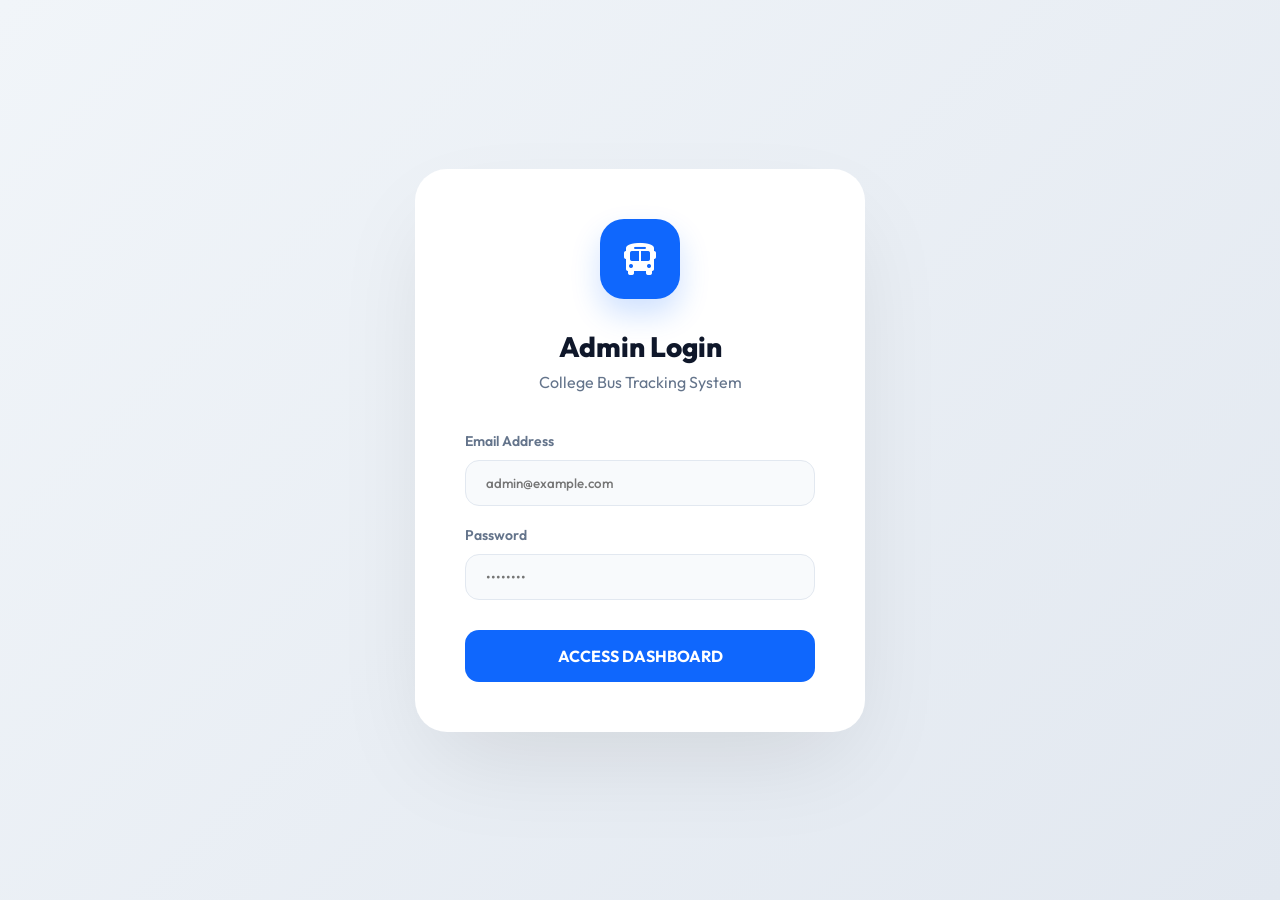
<file: AdminPanel/index.html>
<!DOCTYPE html>
<html lang="en">

<head>
    <meta charset="UTF-8">
    <meta name="viewport" content="width=device-width, initial-scale=1.0">
    <title>Admin Dashboard | College Bus Tracking</title>
    <link rel="stylesheet" href="https://cdnjs.cloudflare.com/ajax/libs/font-awesome/6.4.0/css/all.min.css">
    <link href="https://fonts.googleapis.com/css2?family=Outfit:wght@300;400;500;600;700;800&display=swap"
        rel="stylesheet">
    <link rel="stylesheet" href="css/style.css">
    <script>
        if (localStorage.getItem('admin_logged_in') !== 'true' && !window.location.href.includes('login.html')) {
            window.location.href = 'login.html';
        }
    </script>
</head>

<body>
    <div id="global-loader" class="loader-overlay">
        <div class="spinner"></div>
    </div>

    <div class="admin-wrapper">
        <!-- Sidebar -->
        <aside class="sidebar">
            <div class="brand">
                <div class="brand-icon">
                    <i class="fas fa-bus"></i>
                </div>
                <span class="brand-name">BUS TRACK</span>
            </div>

            <nav>
                <ul class="nav-menu">
                    <li class="nav-item">
                        <a href="index.html" class="nav-link active">
                            <i class="fas fa-grid-2"></i> <!-- Modern icon -->
                            <span>Overview</span>
                        </a>
                    </li>
                    <li class="nav-item">
                        <a href="drivers.html" class="nav-link">
                            <i class="fas fa-id-badge"></i>
                            <span>Personnel</span>
                        </a>
                    </li>
                    <li class="nav-item">
                        <a href="students.html" class="nav-link">
                            <i class="fas fa-user-graduate"></i>
                            <span>Students</span>
                        </a>
                    </li>
                    <li class="nav-item">
                        <a href="fees.html" class="nav-link">
                            <i class="fas fa-money-check-alt"></i>
                            <span>Fees</span>
                        </a>
                    </li>
                    <li class="nav-item">
                        <a href="routes.html" class="nav-link">
                            <i class="fas fa-route"></i>
                            <span>Fleet Routes</span>
                        </a>
                    </li>
                    <li class="nav-item">
                        <a href="tracking.html" class="nav-link">
                            <i class="fas fa-satellite-dish"></i>
                            <span>Live Monitor</span>
                        </a>
                    </li>
                    <li class="nav-item">
                        <a href="notifications.html" class="nav-link">
                            <i class="fas fa-bullhorn"></i>
                            <span>Broadcasts</span>
                        </a>
                    </li>
                </ul>

                <ul class="nav-menu" style="margin-top: 100px;">
                    <li class="nav-item">
                        <a href="login.html" class="nav-link" style="color: var(--accent-rose);">
                            <i class="fas fa-power-off"></i>
                            <span>Logout</span>
                        </a>
                    </li>
                </ul>
            </nav>
        </aside>

        <!-- Main Content -->
        <main class="main-content">
            <header class="header">
                <div class="page-title">
                    <h1>Dashboard</h1>
                    <p>System Overview &amp; Analytics</p>
                </div>
                <div class="header-actions">
                    <div class="admin-profile"
                        style="display: flex; align-items: center; gap: 15px; background: white; padding: 8px 20px; border-radius: 20px; border: 1px solid var(--border-color); box-shadow: var(--shadow-premium);">
                        <div style="text-align: right;">
                            <div style="font-weight: 800; font-size: 14px;">Akash Shinde</div>
                            <div style="font-size: 11px; color: var(--text-secondary); font-weight: 700;">CHIEF ADMIN
                            </div>
                        </div>
                        <img src="https://ui-avatars.com/api/?name=Akash+Shinde&background=0F67FD&color=fff"
                            style="width: 40px; height: 40px; border-radius: 12px; border: 2px solid var(--bg-light);">
                    </div>
                </div>
            </header>

            <!-- Stats Grid -->
            <div class="stats-grid">
                <div class="stat-card fade-in">
                    <div class="stat-icon" style="background: rgba(15, 103, 253, 0.1); color: var(--primary-color);">
                        <i class="fas fa-id-badge"></i>
                    </div>
                    <div class="stat-value" id="count-drivers">0</div>
                    <div class="stat-label">Verified Drivers</div>
                </div>

                <div class="stat-card fade-in" style="animation-delay: 0.1s;">
                    <div class="stat-icon" style="background: rgba(16, 185, 129, 0.1); color: var(--accent-emerald);">
                        <i class="fas fa-users-viewfinder"></i>
                    </div>
                    <div class="stat-value" id="count-students">0</div>
                    <div class="stat-label">Active Students</div>
                </div>

                <div class="stat-card fade-in" style="animation-delay: 0.2s;">
                    <div class="stat-icon" style="background: rgba(245, 158, 11, 0.1); color: var(--accent-amber);">
                        <i class="fas fa-map-location-dot"></i>
                    </div>
                    <div class="stat-value" id="count-routes">0</div>
                    <div class="stat-label">System Routes</div>
                </div>

                <div class="stat-card fade-in" style="animation-delay: 0.3s;">
                    <div class="stat-icon" style="background: rgba(244, 63, 94, 0.1); color: var(--accent-rose);">
                        <i class="fas fa-radar"></i>
                    </div>
                    <div class="stat-value" id="count-live">0</div>
                    <div class="stat-label">Live Transmissions</div>
                </div>
            </div>

            <!-- Recent Activity Section -->
            <div class="data-container fade-in" style="animation-delay: 0.4s;">
                <div class="data-header">
                    <h2>Live Tracking Status</h2>
                    <div class="search-box">
                        <input type="text" class="search-bar" placeholder="Search bus number...">
                    </div>
                </div>
                <table>
                    <thead>
                        <tr>
                            <th>Driver Name</th>
                            <th>Bus No</th>
                            <th>Last Seen</th>
                            <th>Status</th>
                            <th>Action</th>
                        </tr>
                    </thead>
                    <tbody id="live-table-body">
                        <!-- Dynamic content -->
                        <tr>
                            <td colspan="5" style="text-align: center; color: var(--text-secondary); padding: 40px;">
                                <i class="fas fa-spinner fa-spin"></i> Initializing Firebase connection...
                            </td>
                        </tr>
                    </tbody>
                </table>
            </div>
        </main>
    </div>

    <script type="module" src="js/dashboard.js"></script>
</body>

</html>
</file>
<file: AdminPanel/css/style.css>
:root {
    --primary-color: #0F67FD;
    --secondary-color: #2563EB;
    --bg-light: #F1F5F9;
    --sidebar-bg: #FFFFFF;
    --card-bg: #FFFFFF;
    --text-primary: #0F172A;
    --text-secondary: #64748B;
    --accent-emerald: #10B981;
    --accent-rose: #F43F5E;
    --accent-amber: #F59E0B;
    --border-color: #E2E8F0;
    --shadow-premium: 0 10px 25px -5px rgba(15, 103, 253, 0.1), 0 8px 10px -6px rgba(15, 103, 253, 0.1);
}

* {
    margin: 0;
    padding: 0;
    box-sizing: border-box;
    font-family: 'Outfit', 'Inter', system-ui, -apple-system, sans-serif;
}

body {
    background-color: var(--bg-light);
    color: var(--text-primary);
    overflow-x: hidden;
}

/* Sidebar Layout */
.admin-wrapper {
    display: flex;
    min-height: 100vh;
}

.sidebar {
    width: 280px;
    background-color: var(--sidebar-bg);
    padding: 30px 24px;
    position: fixed;
    height: 100vh;
    transition: all 0.3s ease;
    border-right: 1px solid var(--border-color);
    z-index: 100;
}

.brand {
    display: flex;
    align-items: center;
    gap: 15px;
    padding-bottom: 50px;
}

.brand-icon {
    width: 45px;
    height: 45px;
    background: linear-gradient(135deg, var(--primary-color), var(--secondary-color));
    border-radius: 14px;
    display: grid;
    place-items: center;
    color: white;
    font-size: 20px;
    box-shadow: 0 4px 12px rgba(15, 103, 253, 0.3);
}

.brand-name {
    font-size: 22px;
    font-weight: 800;
    letter-spacing: -1px;
    color: var(--text-primary);
}

.nav-menu {
    list-style: none;
}

.nav-item {
    margin-bottom: 5px;
}

.nav-link {
    display: flex;
    align-items: center;
    gap: 15px;
    padding: 14px 18px;
    text-decoration: none;
    color: var(--text-secondary);
    border-radius: 16px;
    font-weight: 600;
    font-size: 15px;
    transition: all 0.3s cubic-bezier(0.4, 0, 0.2, 1);
}

.nav-link i {
    font-size: 18px;
    width: 24px;
    text-align: center;
}

.nav-link:hover {
    background: #F8FAFC;
    color: var(--primary-color);
    transform: translateX(5px);
}

.nav-link.active {
    background: linear-gradient(to right, rgba(15, 103, 253, 0.1), transparent);
    color: var(--primary-color);
}

.nav-link.active i {
    color: var(--primary-color);
}

/* Main Content Area */
.main-content {
    flex: 1;
    margin-left: 280px;
    padding: 40px;
    min-height: 100vh;
}

.header {
    display: flex;
    justify-content: space-between;
    align-items: center;
    margin-bottom: 40px;
}

.page-title h1 {
    font-size: 32px;
    font-weight: 800;
    margin-bottom: 6px;
    letter-spacing: -0.5px;
}

.page-title p {
    color: var(--text-secondary);
    font-weight: 500;
}

/* Dashboard Cards */
.stats-grid {
    display: grid;
    grid-template-columns: repeat(auto-fit, minmax(260px, 1fr));
    gap: 24px;
    margin-bottom: 40px;
}

.stat-card {
    background: var(--card-bg);
    padding: 30px;
    border-radius: 24px;
    border: 1px solid var(--border-color);
    box-shadow: var(--shadow-premium);
    transition: all 0.4s cubic-bezier(0.4, 0, 0.2, 1);
    position: relative;
    overflow: hidden;
}

.stat-card::after {
    content: '';
    position: absolute;
    top: 0;
    right: 0;
    width: 100px;
    height: 100px;
    background: radial-gradient(circle at top right, rgba(15, 103, 253, 0.05), transparent);
    border-radius: 0 0 0 100%;
}

.stat-card:hover {
    transform: translateY(-8px);
    box-shadow: 0 20px 30px -10px rgba(15, 103, 253, 0.15);
    border-color: rgba(15, 103, 253, 0.2);
}

.stat-icon {
    width: 56px;
    height: 56px;
    border-radius: 18px;
    display: grid;
    place-items: center;
    font-size: 24px;
    margin-bottom: 24px;
}

.stat-value {
    font-size: 36px;
    font-weight: 800;
    margin-bottom: 6px;
    color: var(--text-primary);
}

.stat-label {
    color: var(--text-secondary);
    font-size: 14px;
    font-weight: 600;
    text-transform: uppercase;
    letter-spacing: 0.5px;
}

/* Data Tables */
.data-container {
    background: var(--sidebar-bg);
    border-radius: 28px;
    padding: 35px;
    border: 1px solid var(--border-color);
    box-shadow: var(--shadow-premium);
}

.data-header {
    display: flex;
    justify-content: space-between;
    align-items: center;
    margin-bottom: 30px;
}

.btn-primary {
    background: var(--primary-color);
    color: white;
    border: none;
    padding: 12px 24px;
    border-radius: 14px;
    font-weight: 700;
    cursor: pointer;
    transition: all 0.3s;
    display: flex;
    align-items: center;
    gap: 10px;
}

.btn-primary:hover {
    background: var(--secondary-color);
    transform: scale(1.02);
    box-shadow: 0 8px 15px rgba(15, 103, 253, 0.3);
}

.search-bar {
    background: #F8FAFC;
    border: 1px solid var(--border-color);
    padding: 14px 20px;
    border-radius: 14px;
    color: var(--text-primary);
    width: 320px;
    font-weight: 500;
    outline: none;
    transition: all 0.3s;
}

.search-bar:focus {
    border-color: var(--primary-color);
    background: white;
    box-shadow: 0 0 0 4px rgba(15, 103, 253, 0.05);
}

table {
    width: 100%;
}

th {
    text-align: left;
    padding: 18px;
    color: var(--text-secondary);
    font-size: 13px;
    font-weight: 700;
    text-transform: uppercase;
    border-bottom: 2px solid var(--bg-light);
}

td {
    padding: 22px 18px;
    border-bottom: 1px solid var(--bg-light);
    font-size: 15px;
    font-weight: 500;
}

.status-pills {
    padding: 8px 16px;
    border-radius: 12px;
    font-size: 12px;
    font-weight: 700;
}

.status-active {
    background: rgba(16, 185, 129, 0.1);
    color: var(--accent-emerald);
}

.status-offline {
    background: rgba(244, 63, 94, 0.1);
    color: var(--accent-rose);
}

/* Login Page Styles */
.login-screen {
    height: 100vh;
    display: flex;
    align-items: center;
    justify-content: center;
    background: linear-gradient(135deg, #F1F5F9 0%, #E2E8F0 100%);
}

.login-card {
    background: white;
    width: 100%;
    max-width: 450px;
    padding: 50px;
    border-radius: 32px;
    box-shadow: 0 40px 100px -20px rgba(0, 0, 0, 0.1);
    text-align: center;
}

.login-icon {
    width: 80px;
    height: 80px;
    background: var(--primary-color);
    color: white;
    border-radius: 24px;
    display: grid;
    place-items: center;
    font-size: 32px;
    margin: 0 auto 30px;
    box-shadow: 0 15px 30px rgba(15, 103, 253, 0.2);
}

/* Animations */
@keyframes slideInUp {
    from {
        opacity: 0;
        transform: translateY(20px);
    }

    to {
        opacity: 1;
        transform: translateY(0);
    }
}

.fade-in {
    animation: slideInUp 0.6s cubic-bezier(0.16, 1, 0.3, 1) forwards;
}

/* Guided Route Builder Styles */
.map-instruction-banner {
    position: absolute;
    top: 15px;
    left: 15px;
    right: 15px;
    background: rgba(15, 23, 42, 0.95);
    color: white;
    padding: 12px 20px;
    border-radius: 12px;
    font-size: 13px;
    font-weight: 600;
    z-index: 10;
    backdrop-filter: blur(8px);
    box-shadow: 0 4px 15px rgba(0, 0, 0, 0.2);
    display: flex;
    align-items: center;
    justify-content: space-between;
    gap: 10px;
    pointer-events: none;
    transition: all 0.3s;
}

.map-instruction-banner i {
    font-size: 16px;
    color: var(--primary-color);
}

.selection-badge {
    padding: 4px 10px;
    border-radius: 8px;
    font-size: 10px;
    text-transform: uppercase;
    letter-spacing: 1px;
    font-weight: 800;
}

.badge-source {
    background: #10B981;
    color: white;
}

.badge-dest {
    background: #F43F5E;
    color: white;
}

.badge-stops {
    background: #0F67FD;
    color: white;
}

.coord-reset-btn {
    background: var(--bg-light);
    border: none;
    color: var(--text-secondary);
    width: 28px;
    height: 28px;
    border-radius: 8px;
    cursor: pointer;
    transition: all 0.2s;
    display: grid;
    place-items: center;
}

.coord-reset-btn:hover {
    background: #fee2e2;
    color: var(--accent-rose);
}

.stop-row {
    transition: all 0.3s;
    padding: 5px;
    border-radius: 12px;
}

.stop-row.reselecting {
    background: rgba(15, 103, 253, 0.1);
    box-shadow: 0 0 0 2px var(--primary-color);
}

.step-box {
    border: 1px solid var(--border-color);
    border-radius: 14px;
    padding: 15px;
    transition: all 0.3s;
}

.step-box.active {
    border-color: var(--primary-color);
    background: rgba(15, 103, 253, 0.02);
    box-shadow: 0 0 0 4px rgba(15, 103, 253, 0.05);
}

/* Global Loader Overlay */
.loader-overlay {
    position: fixed;
    inset: 0;
    background: rgba(255, 255, 255, 0.8);
    backdrop-filter: blur(4px);
    display: flex;
    justify-content: center;
    align-items: center;
    z-index: 9999;
    transition: opacity 0.3s ease;
}
.loader-overlay.hidden {
    opacity: 0;
    pointer-events: none;
}
.spinner {
    width: 50px;
    height: 50px;
    border: 5px solid var(--border-color);
    border-top-color: var(--primary-color);
    border-radius: 50%;
    animation: spin 1s linear infinite;
}
@keyframes spin {
    to { transform: rotate(360deg); }
}
</file>
